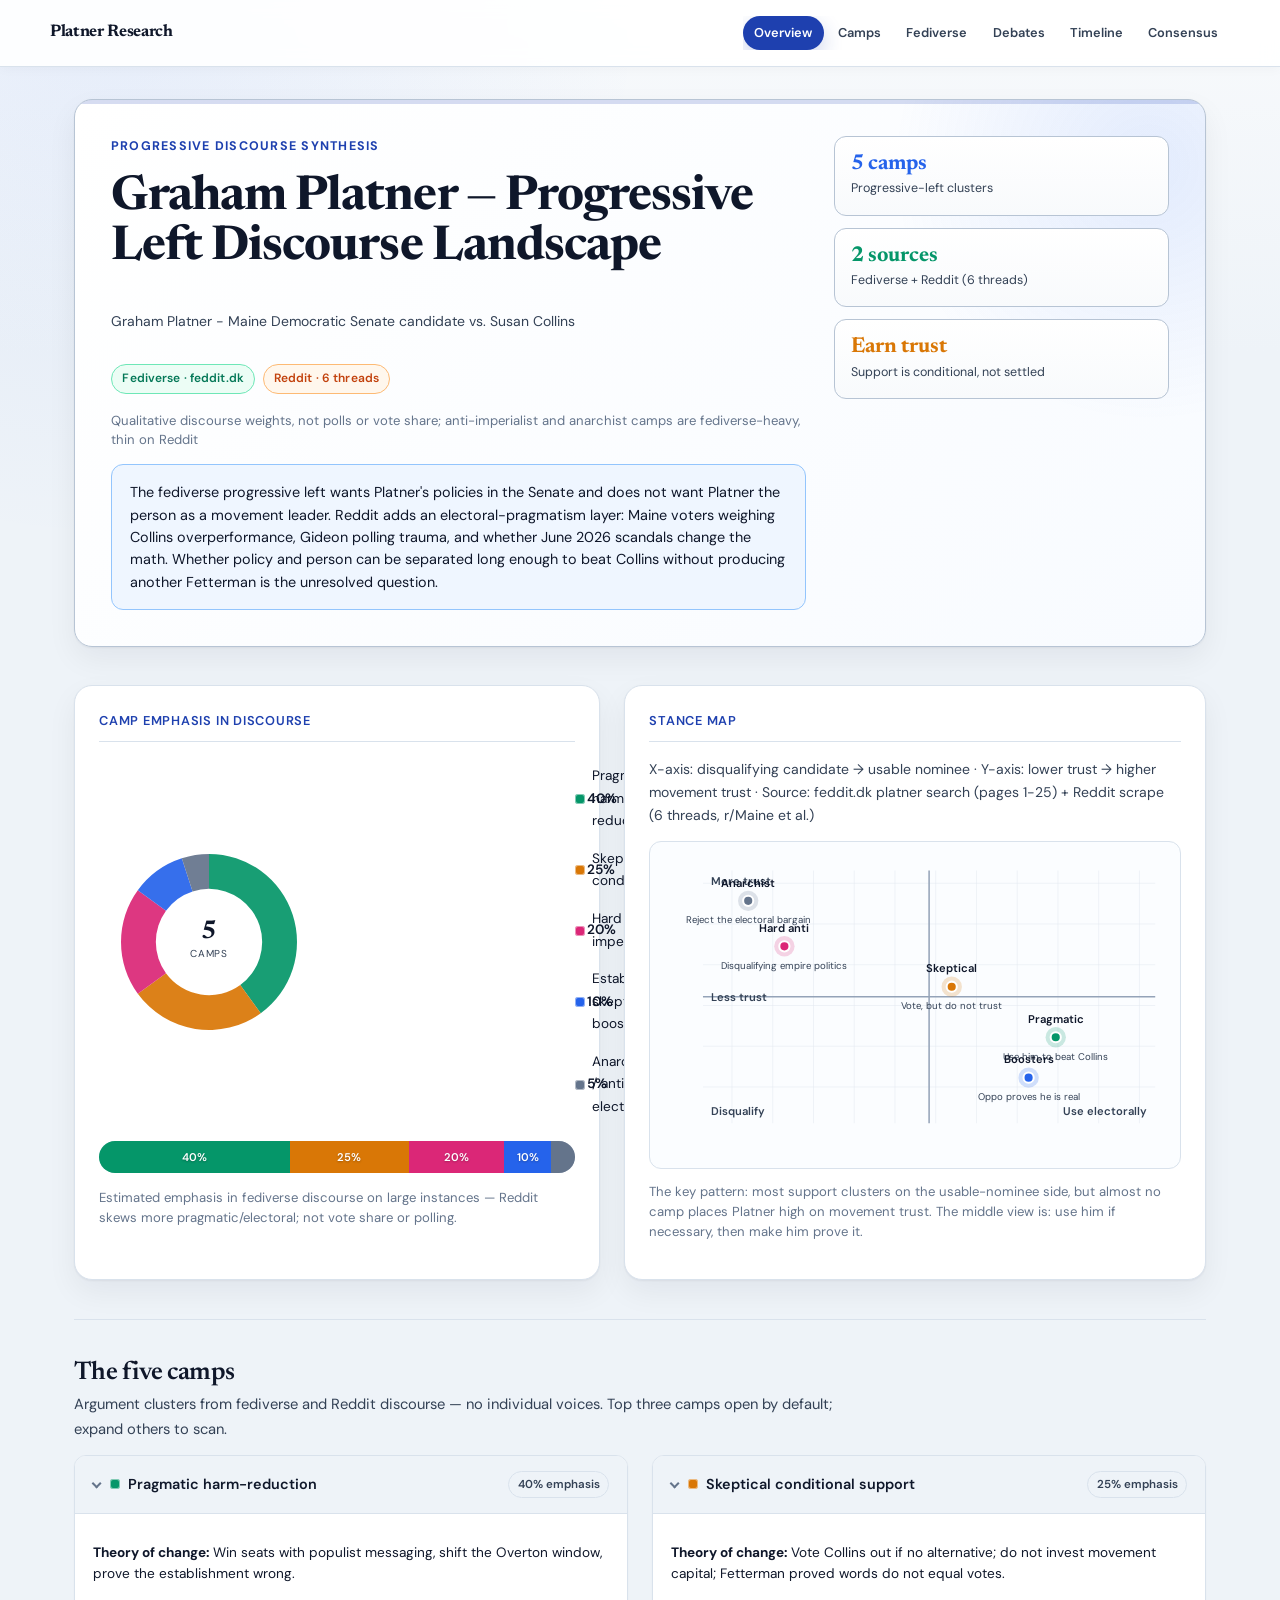
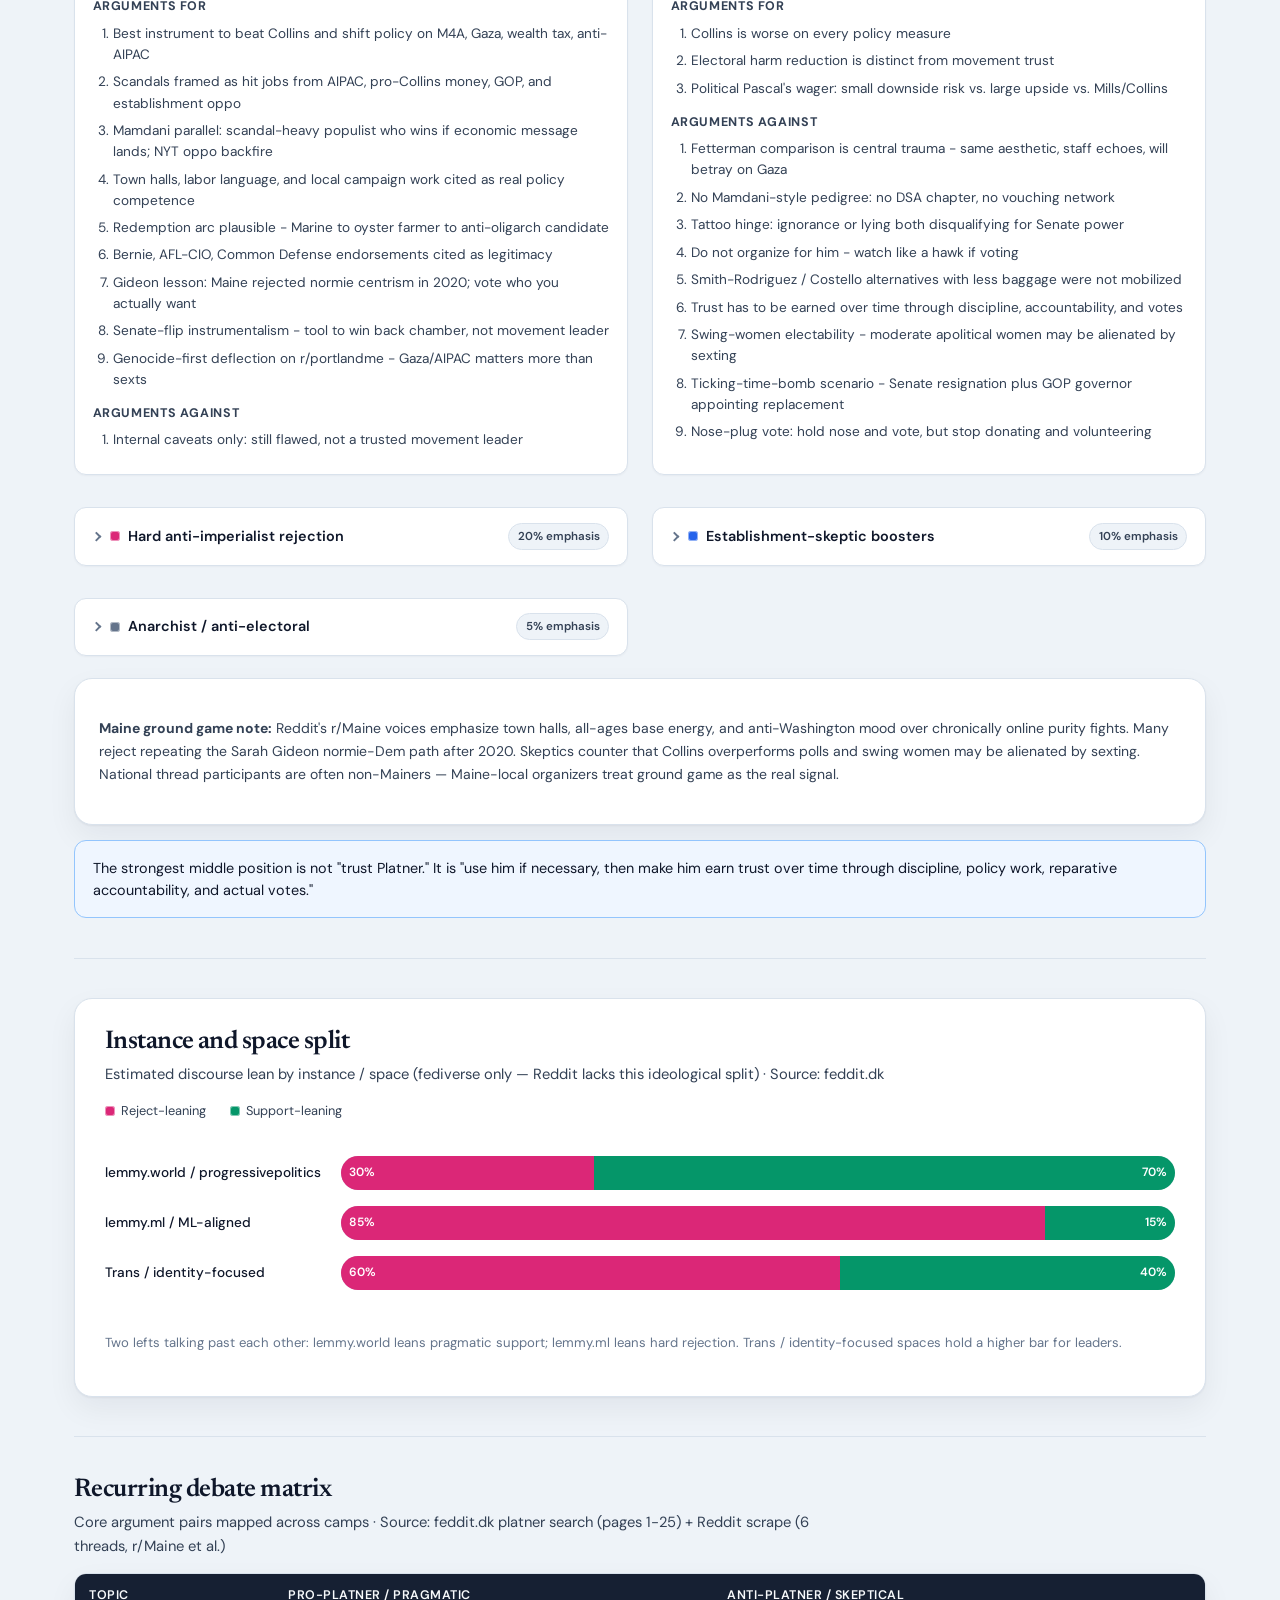
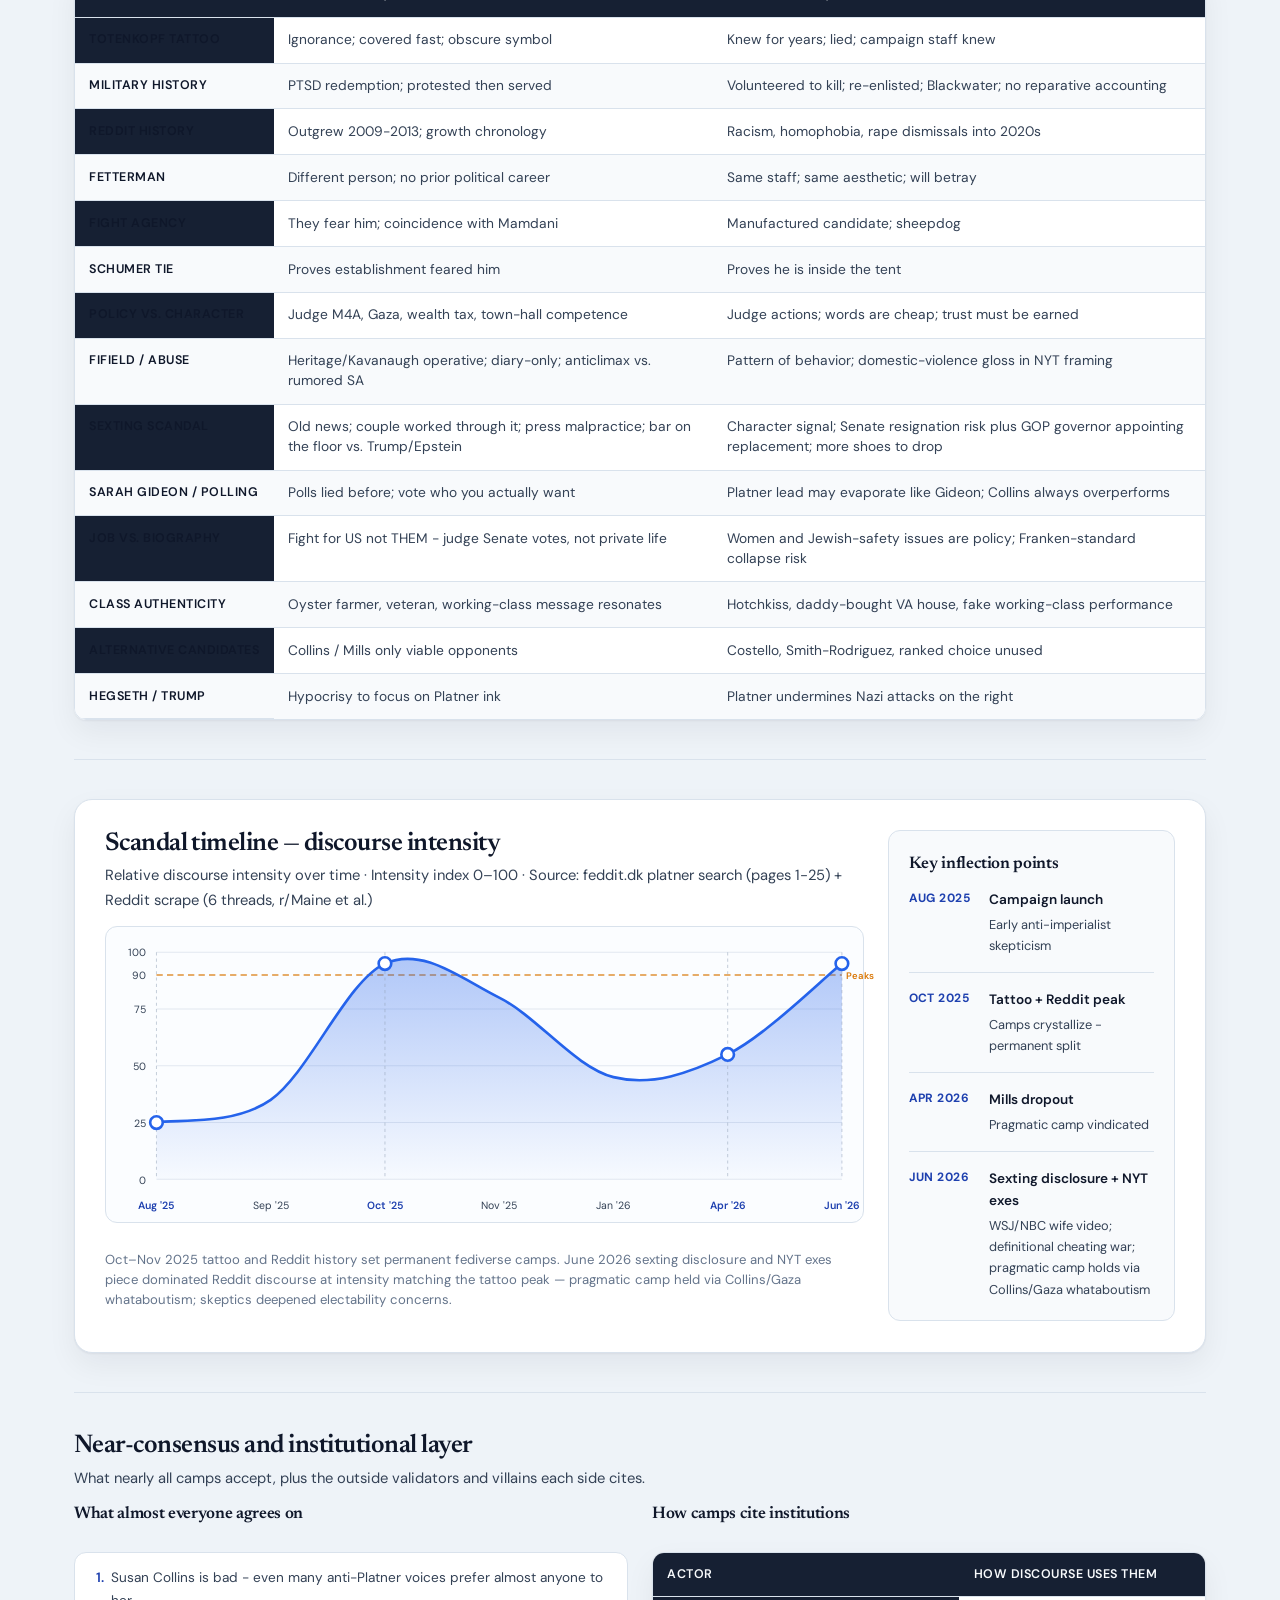
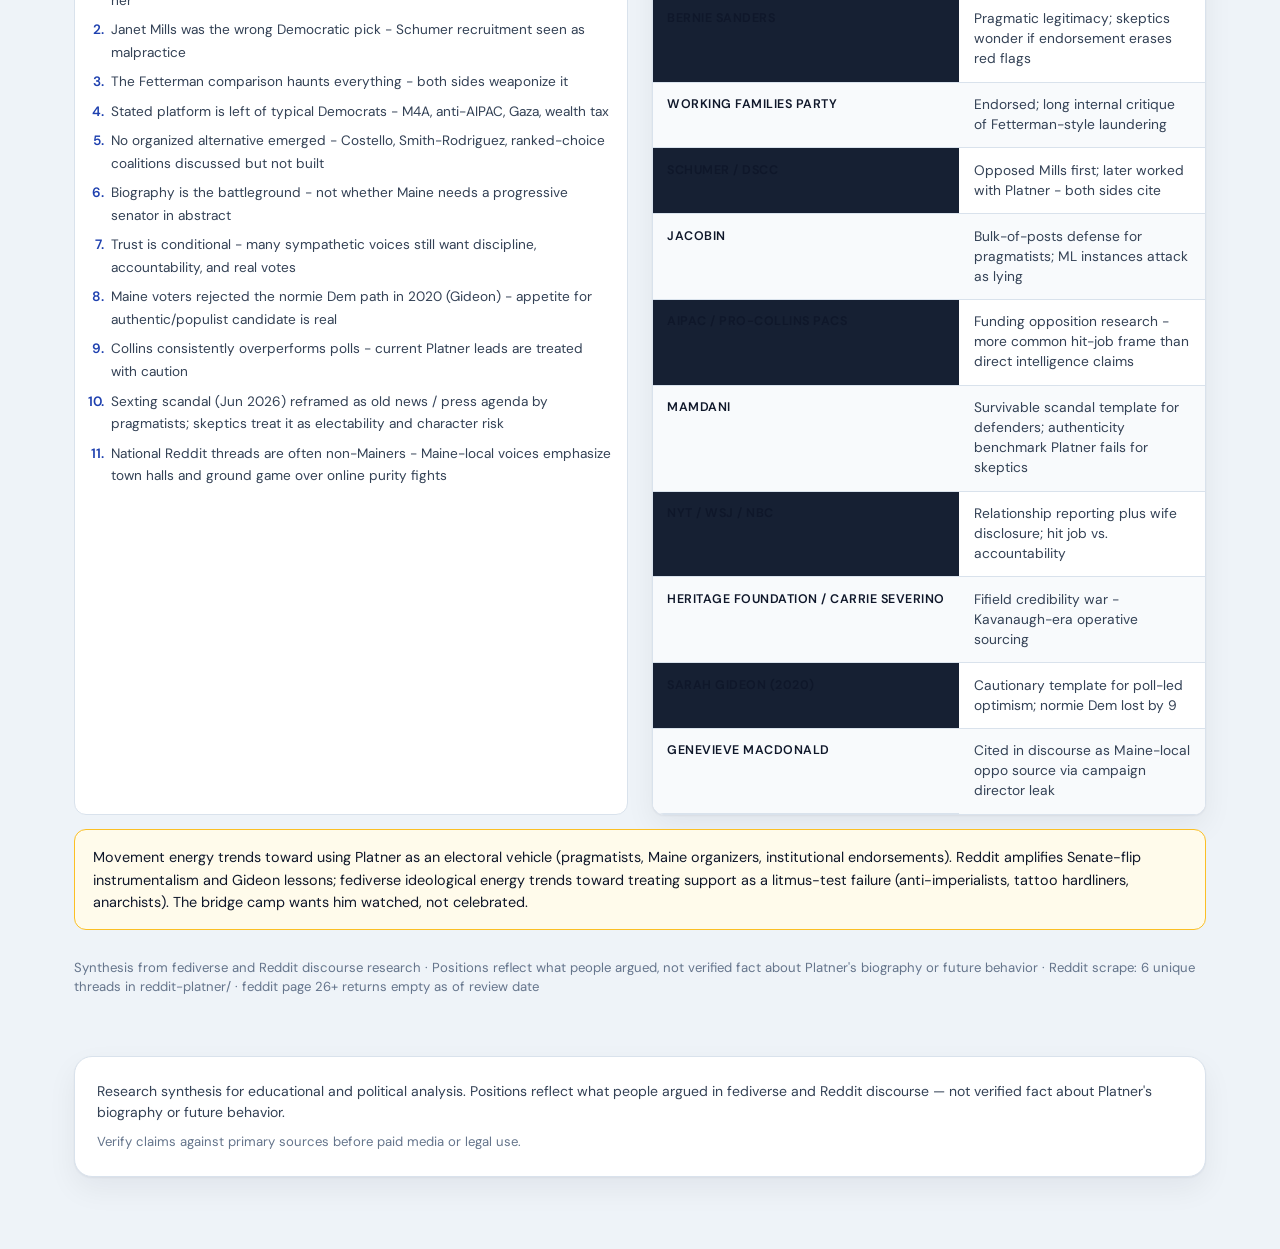
<file: index.html>
<!DOCTYPE html>
<html lang="en">
<head>
  <meta charset="UTF-8" />
  <meta name="viewport" content="width=device-width, initial-scale=1.0" />
  <meta name="description" content="Interactive discourse landscape of progressive-left camps, debate axes, and scandal timeline for Graham Platner's Maine Senate race — fediverse and Reddit synthesis." />
  <title>Progressive Left Discourse Landscape — Graham Platner</title>
  <link rel="icon" href="data:image/svg+xml,%3Csvg xmlns='http://www.w3.org/2000/svg' viewBox='0 0 64 64'%3E%3Crect width='64' height='64' rx='16' fill='%231e40af'/%3E%3Ctext x='32' y='40' text-anchor='middle' font-family='Arial,sans-serif' font-size='30' font-weight='700' fill='white'%3EP%3C/text%3E%3C/svg%3E" />
  <link rel="preconnect" href="https://fonts.googleapis.com" />
  <link rel="preconnect" href="https://fonts.gstatic.com" crossorigin />
  <link rel="stylesheet" href="/assets/css/site.css" />
</head>
<body>
  <a class="skip-link" href="#overview">Skip to content</a>
  <header class="site-header">
    <nav class="site-nav" aria-label="Site">
      <a class="brand" href="/">Platner Research</a>
      <div id="section-nav" class="section-nav" role="navigation" aria-label="Page sections"></div>
    </nav>
  </header>
  <main id="app"></main>
  <script type="module">
    import { renderLandscape } from "/js/render.js";
    renderLandscape(document.getElementById("app"));
  </script>
</body>
</html>
</file>
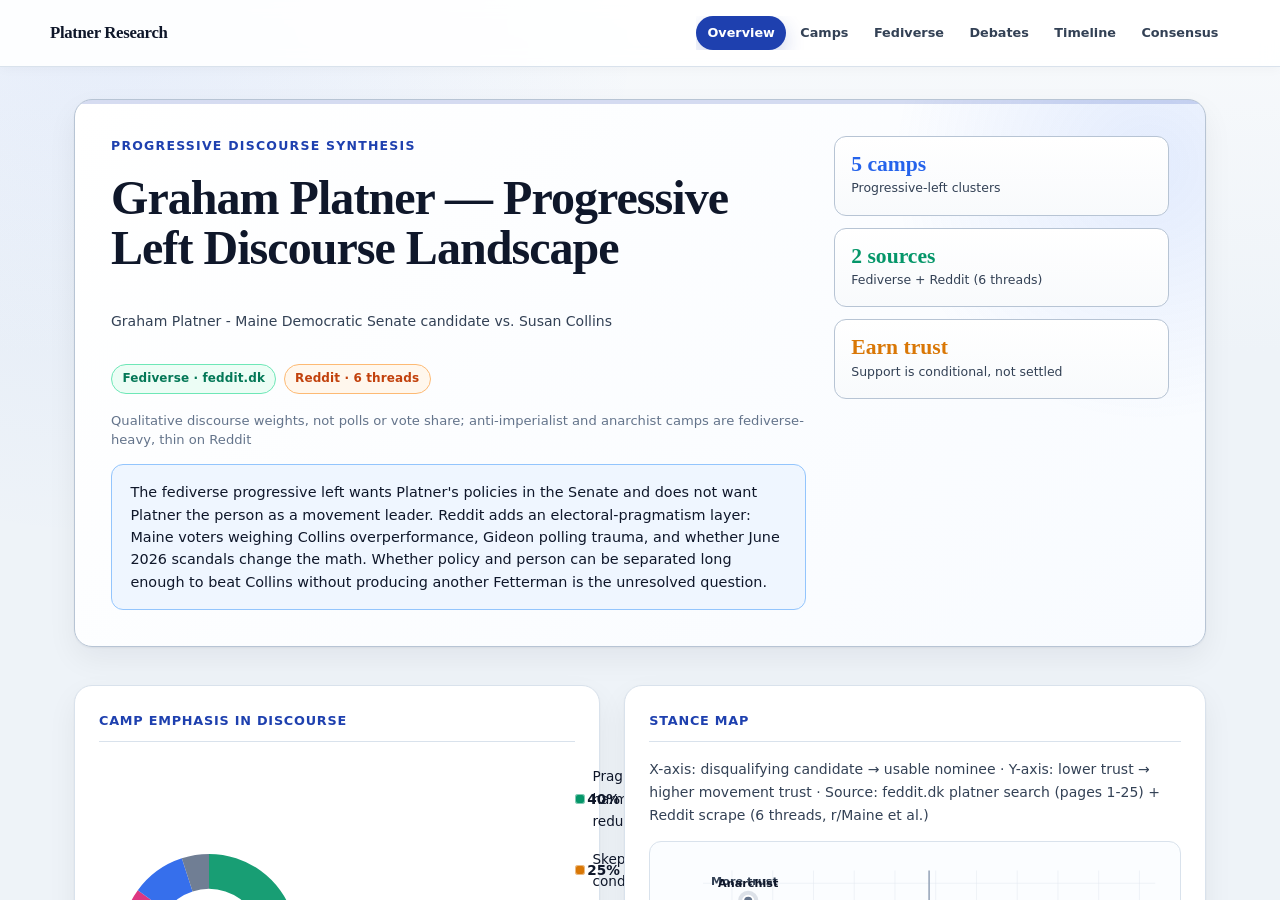
<file: landscape.html>
<!DOCTYPE html>
<html lang="en">
<head>
  <meta charset="UTF-8" />
  <meta http-equiv="refresh" content="0; url=/" />
  <title>Redirecting…</title>
  <link rel="canonical" href="/" />
</head>
<body>
  <p><a href="/">Continue to Platner Research</a></p>
</body>
</html>
</file>
<file: assets/css/site.css>
@import url("https://fonts.googleapis.com/css2?family=DM+Sans:ital,opsz,wght@0,9..40,400;0,9..40,500;0,9..40,600;0,9..40,700&family=Newsreader:ital,opsz,wght@0,6..72,400;0,6..72,600;0,6..72,700&display=swap");

:root {
  --bg: #eef3f8;
  --surface: #ffffff;
  --text: #0f172a;
  --text-secondary: #334155;
  --text-tertiary: #64748b;
  --border: #d9e2ec;
  --border-strong: #b7c4d4;
  --accent: #1e40af;
  --accent-muted: #dbeafe;
  --warning-bg: #fffbeb;
  --warning-border: #fbbf24;
  --info-bg: #eff6ff;
  --info-border: #93c5fd;
  --green: #059669;
  --yellow: #d97706;
  --pink: #db2777;
  --blue: #2563eb;
  --gray: #64748b;
  --max-width: 1180px;
  --radius: 12px;
  --radius-lg: 18px;
  --font: "DM Sans", system-ui, -apple-system, sans-serif;
  --font-display: "Newsreader", Georgia, serif;
  --shadow: 0 1px 2px rgba(15, 23, 42, 0.05), 0 12px 30px rgba(15, 23, 42, 0.06);
  --shadow-lg: 0 18px 45px rgba(15, 23, 42, 0.14);
}

*,
*::before,
*::after {
  box-sizing: border-box;
}

html {
  scroll-behavior: smooth;
}

@media (prefers-reduced-motion: reduce) {
  html {
    scroll-behavior: auto;
  }

  *,
  *::before,
  *::after {
    animation-duration: 0.01ms !important;
    transition-duration: 0.01ms !important;
  }
}

body {
  margin: 0;
  font-family: var(--font);
  font-size: 16px;
  line-height: 1.65;
  color: var(--text);
  background:
    radial-gradient(circle at 8% 0%, rgba(37, 99, 235, 0.08), transparent 34rem),
    linear-gradient(180deg, #f8fafc 0%, var(--bg) 22rem);
  -webkit-font-smoothing: antialiased;
}

.sr-only {
  position: absolute;
  width: 1px;
  height: 1px;
  padding: 0;
  margin: -1px;
  overflow: hidden;
  clip: rect(0, 0, 0, 0);
  white-space: nowrap;
  border: 0;
}

.skip-link {
  position: absolute;
  top: -100%;
  left: 1rem;
  z-index: 200;
  padding: 0.5rem 0.85rem;
  background: var(--text);
  color: #fff;
  border-radius: var(--radius);
  font-size: 0.85rem;
  font-weight: 600;
}

.skip-link:focus {
  top: 0.75rem;
  outline: 2px solid var(--accent);
  outline-offset: 2px;
}

:focus-visible {
  outline: 2px solid var(--accent);
  outline-offset: 2px;
}

section[id] {
  scroll-margin-top: 5.5rem;
}

a {
  color: var(--accent);
  text-decoration: none;
}

a:hover {
  text-decoration: underline;
}

.site-header {
  background: var(--surface);
  border-bottom: 1px solid var(--border);
  padding: 0.8rem 1.5rem;
  position: sticky;
  top: 0;
  z-index: 100;
  backdrop-filter: blur(8px);
  background: rgba(255, 255, 255, 0.9);
  box-shadow: 0 1px 12px rgba(15, 23, 42, 0.04);
}

.site-nav {
  max-width: var(--max-width);
  margin: 0 auto;
  display: flex;
  align-items: center;
  gap: 1rem;
  min-height: 2.5rem;
}

.section-nav {
  display: flex;
  align-items: center;
  gap: 0.15rem;
  margin-left: auto;
  overflow-x: auto;
  -webkit-overflow-scrolling: touch;
  scrollbar-width: none;
  max-width: min(100%, 52rem);
}

.section-nav::-webkit-scrollbar {
  display: none;
}

.section-nav a {
  flex-shrink: 0;
  padding: 0.42rem 0.72rem;
  font-size: 0.8rem;
  font-weight: 600;
  color: var(--text-secondary);
  border-radius: 999px;
  text-decoration: none;
  white-space: nowrap;
  transition: background 0.12s ease, color 0.12s ease, box-shadow 0.12s ease;
}

.section-nav a:hover {
  background: var(--bg);
  color: var(--text);
  text-decoration: none;
}

.section-nav a:focus-visible {
  background: var(--accent-muted);
  color: var(--accent);
}

.section-nav a.is-active,
.section-nav a[aria-current="page"] {
  background: var(--accent);
  color: #fff;
  box-shadow: 0 8px 20px rgba(30, 64, 175, 0.22);
}

.site-header .brand {
  color: var(--text);
  font-family: var(--font-display);
  font-weight: 700;
  font-size: 1.05rem;
  letter-spacing: -0.02em;
}

main {
  max-width: var(--max-width);
  margin: 0 auto;
  padding: 2rem 1.5rem 4.5rem;
}

.stack {
  display: flex;
  flex-direction: column;
  gap: 2.35rem;
}

.stack-sm {
  display: flex;
  flex-direction: column;
  gap: 0.9rem;
}

.grid-2 {
  display: grid;
  grid-template-columns: 1fr 1fr;
  gap: 1.5rem;
}

.grid-hero {
  display: grid;
  grid-template-columns: 1.35fr 0.65fr;
  gap: 1.75rem;
  align-items: start;
}

.grid-split {
  display: grid;
  grid-template-columns: 0.95fr 1.05fr;
  gap: 1.5rem;
}

.grid-timeline {
  display: grid;
  grid-template-columns: 1.45fr 0.55fr;
  gap: 1.5rem;
  align-items: start;
}

@media (max-width: 860px) {
  .grid-2,
  .grid-hero,
  .grid-split,
  .grid-timeline {
    grid-template-columns: 1fr;
  }

  .donut-layout {
    flex-direction: column;
    align-items: center;
  }

  .site-nav {
    flex-wrap: wrap;
    align-items: flex-start;
    padding-bottom: 0.25rem;
  }

  .section-nav {
    order: 3;
    width: 100%;
    margin-left: 0;
    padding-bottom: 0.15rem;
  }

  main {
    padding: 1.25rem 1rem 3rem;
  }
}

h1, h2, h3 {
  font-family: var(--font-display);
  letter-spacing: -0.02em;
}

h1 {
  font-size: clamp(2rem, 4vw, 3rem);
  font-weight: 700;
  margin: 0 0 0.5rem;
  line-height: 1.05;
}

h2 {
  font-size: clamp(1.45rem, 2vw, 1.85rem);
  font-weight: 600;
  margin: 0 0 0.25rem;
  line-height: 1.15;
}

h3 {
  font-size: 1.05rem;
  font-weight: 600;
  margin: 0 0 0.65rem;
}

.eyebrow {
  margin: 0 0 0.15rem;
  color: var(--accent);
  font-size: 0.78rem;
  font-weight: 700;
  letter-spacing: 0.1em;
  text-transform: uppercase;
}

.section-heading {
  max-width: 780px;
}

.section-caption {
  font-size: 0.92rem;
  color: var(--text-secondary);
  margin: 0;
}

.muted {
  color: var(--text-secondary);
  font-size: 0.875rem;
}

.tertiary {
  color: var(--text-tertiary);
  font-size: 0.82rem;
  line-height: 1.5;
}

.card {
  background: var(--surface);
  border: 1px solid var(--border);
  border-radius: var(--radius-lg);
  padding: 1.5rem;
  box-shadow: var(--shadow);
}

.card-lg {
  padding: clamp(1.5rem, 3vw, 2.25rem);
}

.card-chart {
  padding: clamp(1.35rem, 2.5vw, 1.85rem);
}

.card-header {
  font-family: var(--font);
  font-weight: 600;
  font-size: 0.8rem;
  text-transform: uppercase;
  letter-spacing: 0.06em;
  color: var(--accent);
  margin-bottom: 1rem;
  padding-bottom: 0.65rem;
  border-bottom: 1px solid var(--border);
}

.hero {
  position: relative;
  overflow: hidden;
  background:
    radial-gradient(circle at 95% 12%, rgba(37, 99, 235, 0.11), transparent 16rem),
    linear-gradient(135deg, #ffffff 0%, #f8fbff 100%);
  border-color: var(--border-strong);
}

.hero::before {
  content: "";
  position: absolute;
  inset: 0;
  pointer-events: none;
  border-top: 4px solid rgba(30, 64, 175, 0.18);
}

.hero > * {
  position: relative;
}

.source-badges {
  display: flex;
  flex-wrap: wrap;
  gap: 0.45rem;
  margin: 0.15rem 0;
}

.badge {
  display: inline-flex;
  align-items: center;
  padding: 0.25rem 0.65rem;
  border-radius: 999px;
  font-size: 0.75rem;
  font-weight: 600;
  letter-spacing: 0.01em;
  border: 1px solid;
}

.badge-fediverse {
  background: #ecfdf5;
  border-color: #6ee7b7;
  color: #047857;
}

.badge-reddit {
  background: #fff7ed;
  border-color: #fdba74;
  color: #c2410c;
}

.hero-note {
  margin: 0;
}

.callout {
  border-radius: var(--radius);
  padding: 1rem 1.15rem;
  font-size: 0.9rem;
  border: 1px solid;
  line-height: 1.55;
}

.callout p {
  margin: 0;
}

.callout-info {
  background: var(--info-bg);
  border-color: var(--info-border);
}

.callout-warning {
  background: var(--warning-bg);
  border-color: var(--warning-border);
}

.stat-grid {
  display: grid;
  grid-template-columns: 1fr;
  gap: 0.75rem;
}

@media (min-width: 520px) and (max-width: 860px) {
  .stat-grid {
    grid-template-columns: repeat(3, 1fr);
  }
}

.stat {
  border: 1px solid var(--border-strong);
  border-radius: var(--radius);
  padding: 1rem;
  background: linear-gradient(180deg, #fff 0%, #f8fafc 100%);
  transition: transform 0.15s ease, box-shadow 0.15s ease;
}

.stat:hover {
  transform: translateY(-1px);
  box-shadow: var(--shadow);
}

.stat-value {
  font-family: var(--font-display);
  font-weight: 700;
  font-size: 1.35rem;
  line-height: 1.1;
}

.stat-label {
  font-size: 0.78rem;
  color: var(--text-secondary);
  margin-top: 0.1rem;
}

.stat-info .stat-value { color: var(--blue); }
.stat-success .stat-value { color: var(--green); }
.stat-warning .stat-value { color: var(--yellow); }

.divider {
  border: none;
  border-top: 1px solid var(--border);
  margin: 0.1rem 0;
}

.swatch {
  display: inline-block;
  width: 10px;
  height: 10px;
  border-radius: 3px;
  flex-shrink: 0;
  box-shadow: inset 0 0 0 1px rgba(255, 255, 255, 0.5);
}

/* ── Charts ── */

.chart-wrap {
  position: relative;
  width: 100%;
}

.chart-wrap svg {
  display: block;
  width: 100%;
  height: auto;
  overflow: visible;
}

.chart-tooltip {
  position: absolute;
  pointer-events: none;
  transform: translate(-50%, -100%);
  background: var(--text);
  color: #fff;
  font-size: 0.75rem;
  line-height: 1.45;
  padding: 0.45rem 0.65rem;
  border-radius: 6px;
  white-space: nowrap;
  z-index: 10;
  box-shadow: var(--shadow-lg);
  max-width: min(18rem, calc(100vw - 2rem));
  white-space: normal;
}

.chart-tooltip .tooltip-sub {
  color: #cbd5e1;
  font-size: 0.7rem;
}

.chart-tooltip strong {
  font-weight: 600;
}

/* Donut */
.donut-layout {
  display: flex;
  align-items: center;
  gap: 1.75rem;
  margin-bottom: 1rem;
}

.chart-donut svg {
  max-width: 220px;
  flex-shrink: 0;
}

.donut-center-label {
  font-family: var(--font-display);
  font-size: 28px;
  font-weight: 700;
  fill: var(--text);
}

.donut-center-sub {
  font-family: var(--font);
  font-size: 11px;
  fill: var(--text-secondary);
  text-transform: uppercase;
  letter-spacing: 0.08em;
}

.donut-legend {
  flex: 1;
  min-width: 0;
}

.donut-seg {
  transition: opacity 0.15s ease;
  cursor: default;
}

.donut-seg:hover {
  opacity: 1 !important;
}

.legend-row {
  display: flex;
  justify-content: space-between;
  align-items: center;
  font-size: 0.85rem;
  gap: 0.75rem;
  padding: 0.45rem 0;
  border-bottom: 1px solid var(--border);
}

.legend-row:last-child {
  border-bottom: none;
}

.legend-left {
  display: flex;
  align-items: center;
  gap: 0.45rem;
  min-width: 0;
}

.legend-value {
  font-weight: 600;
  font-variant-numeric: tabular-nums;
  color: var(--text);
}

/* Stacked bar */
.chart-stacked-bar {
  margin: 0.9rem 0;
}

.stacked-bar-track {
  display: flex;
  height: 32px;
  border-radius: 999px;
  overflow: hidden;
  background: var(--border);
}

.stacked-bar-seg {
  display: flex;
  align-items: center;
  justify-content: center;
  font-size: 0.7rem;
  font-weight: 600;
  color: #fff;
  text-shadow: 0 1px 2px rgba(0, 0, 0, 0.25);
  transition: filter 0.15s ease;
}

.stacked-bar-seg:hover {
  filter: brightness(1.08);
}

/* Diverging bars */
.chart-diverging {
  display: flex;
  flex-direction: column;
  gap: 1rem;
  margin: 1rem 0;
}

.diverging-legend {
  display: flex;
  flex-wrap: wrap;
  gap: 1.5rem;
  font-size: 0.8rem;
  color: var(--text-secondary);
  margin-bottom: 0.25rem;
}

.diverging-legend span {
  display: flex;
  align-items: center;
  gap: 0.4rem;
}

.diverging-row {
  display: grid;
  grid-template-columns: minmax(180px, 220px) 1fr;
  gap: 1rem;
  align-items: center;
}

@media (max-width: 560px) {
  .diverging-row {
    grid-template-columns: 1fr;
    gap: 0.35rem;
  }
}

.diverging-label {
  font-size: 0.85rem;
  font-weight: 500;
  color: var(--text);
}

.diverging-bar {
  display: flex;
  height: 34px;
  border-radius: 999px;
  overflow: hidden;
  background: var(--border);
  box-shadow: inset 0 0 0 1px rgba(15, 23, 42, 0.08);
}

.diverging-reject,
.diverging-support {
  display: flex;
  align-items: center;
  transition: filter 0.15s ease;
}

.diverging-reject {
  background: var(--pink);
  justify-content: flex-start;
  padding-left: 0.5rem;
}

.diverging-support {
  background: var(--green);
  justify-content: flex-end;
  padding-right: 0.5rem;
}

.diverging-reject span,
.diverging-support span {
  font-size: 0.75rem;
  font-weight: 600;
  color: #fff;
  font-variant-numeric: tabular-nums;
}

.diverging-reject:hover,
.diverging-support:hover {
  filter: brightness(1.06);
}

/* Scatter plot */
.chart-scatter svg {
  border: 1px solid var(--border);
  border-radius: var(--radius);
  background: #fbfdff;
}

.scatter-axis-label {
  font-family: var(--font);
  font-size: 11px;
  fill: var(--text-secondary);
  font-weight: 600;
}

.scatter-label {
  font-family: var(--font);
  font-size: 11px;
  font-weight: 600;
  fill: var(--text);
}

.scatter-note {
  font-family: var(--font);
  font-size: 9.5px;
  fill: var(--text-secondary);
}

.scatter-point {
  cursor: default;
}

.scatter-point:hover circle:last-child {
  r: 7;
}

/* Timeline */
.chart-timeline svg {
  border: 1px solid var(--border);
  border-radius: var(--radius);
  background: #fbfdff;
}

.timeline-y-label {
  font-family: var(--font);
  font-size: 10px;
  fill: var(--text-secondary);
  font-variant-numeric: tabular-nums;
}

.timeline-x-label {
  font-family: var(--font);
  font-size: 10px;
  fill: var(--text-secondary);
}

.timeline-x-event {
  font-weight: 600;
  fill: var(--accent);
}

.timeline-peak-label {
  font-family: var(--font);
  font-size: 9px;
  fill: var(--yellow);
  font-weight: 600;
}

.timeline-dot {
  cursor: pointer;
  transition: r 0.15s ease;
}

.timeline-dot:hover {
  r: 8;
}

.timeline-sidebar {
  background: #f8fafc;
  border-radius: var(--radius);
  padding: 1.25rem;
  border: 1px solid var(--border);
}

.timeline-events {
  list-style: none;
  padding: 0;
  margin: 0;
}

.timeline-events li {
  display: flex;
  gap: 0.75rem;
  margin-bottom: 1rem;
  font-size: 0.85rem;
  padding-bottom: 1rem;
  border-bottom: 1px solid var(--border);
}

.timeline-events li:last-child {
  margin-bottom: 0;
  padding-bottom: 0;
  border-bottom: none;
}

.timeline-month {
  font-weight: 700;
  font-size: 0.75rem;
  text-transform: uppercase;
  letter-spacing: 0.04em;
  color: var(--accent);
  min-width: 68px;
  flex-shrink: 0;
}

.timeline-event-label {
  font-weight: 600;
  margin-bottom: 0.15rem;
}

.timeline-note {
  color: var(--text-secondary);
  font-size: 0.8rem;
}

/* Camps */
.camp-details {
  border: 1px solid var(--border);
  border-radius: var(--radius);
  background: var(--surface);
  margin-bottom: 0.5rem;
  box-shadow: 0 1px 2px rgba(15, 23, 42, 0.04);
  overflow: hidden;
}

.camp-details summary {
  padding: 0.9rem 1.1rem;
  cursor: pointer;
  font-weight: 600;
  font-size: 0.9rem;
  display: flex;
  align-items: center;
  gap: 0.5rem;
  list-style: none;
  transition: background 0.12s ease;
}

.camp-details summary:hover {
  background: var(--bg);
}

.camp-details summary::-webkit-details-marker {
  display: none;
}

.camp-details summary::before {
  content: "";
  width: 0.45rem;
  height: 0.45rem;
  border-right: 2px solid var(--text-tertiary);
  border-bottom: 2px solid var(--text-tertiary);
  transform: rotate(-45deg);
  flex-shrink: 0;
  margin-right: 0.15rem;
  transition: transform 0.15s ease;
}

.camp-details[open] summary::before {
  transform: rotate(45deg);
  margin-top: -0.15rem;
}

.camp-details summary::after {
  content: attr(data-emphasis);
  margin-left: auto;
  font-size: 0.72rem;
  font-weight: 600;
  color: var(--text-secondary);
  background: var(--bg);
  border: 1px solid var(--border);
  border-radius: 999px;
  padding: 0.2rem 0.55rem;
  font-variant-numeric: tabular-nums;
  white-space: nowrap;
}

.camp-details[open] summary {
  border-bottom: 1px solid var(--border);
  background: var(--bg);
}

.camp-body {
  padding: 0.9rem 1.1rem 1.1rem;
  font-size: 0.85rem;
  line-height: 1.55;
}

.camp-body h4 {
  font-size: 0.78rem;
  text-transform: uppercase;
  letter-spacing: 0.05em;
  color: var(--text-secondary);
  margin: 0.85rem 0 0.4rem;
}

.camp-body h4:first-child {
  margin-top: 0;
}

.camp-body ol {
  margin: 0;
  padding-left: 1.25rem;
}

.camp-body li {
  margin-bottom: 0.4rem;
  color: var(--text-secondary);
}

/* Tables */
.data-table {
  width: 100%;
  border-collapse: separate;
  border-spacing: 0;
  font-size: 0.86rem;
  border: 1px solid var(--border);
  border-radius: var(--radius);
  overflow: hidden;
  background: var(--surface);
}

.data-table th,
.data-table td {
  border-bottom: 1px solid var(--border);
  padding: 0.78rem 0.9rem;
  text-align: left;
  vertical-align: top;
  line-height: 1.45;
}

.data-table tr:last-child td {
  border-bottom: none;
}

.data-table th {
  background: #162033;
  color: #f8fafc;
  font-weight: 600;
  font-size: 0.78rem;
  text-transform: uppercase;
  letter-spacing: 0.04em;
}

.data-table tr:nth-child(even) td {
  background: #f8fafc;
}

.data-table tr:nth-child(even) th.topic-cell {
  background: #f8fafc;
}

.data-table tbody tr:hover td,
.data-table tbody tr:hover th {
  background: #eef6ff;
}

.data-table .topic-cell {
  font-weight: 600;
  color: var(--text);
  min-width: 9.5rem;
  white-space: nowrap;
}

.data-table td:not(.topic-cell) {
  color: var(--text-secondary);
  min-width: 14rem;
}

.table-wrap {
  overflow-x: auto;
  border-radius: var(--radius);
  -webkit-overflow-scrolling: touch;
  box-shadow: var(--shadow);
}

@media (max-width: 720px) {
  .data-table .topic-cell {
    position: sticky;
    left: 0;
    z-index: 1;
    background: var(--surface);
    box-shadow: 2px 0 4px rgba(15, 23, 42, 0.06);
  }

  .data-table tr:nth-child(even) .topic-cell {
    background: #f8fafc;
  }
}

.consensus-grid {
  align-items: stretch;
}

.consensus-col {
  display: flex;
  flex-direction: column;
  min-height: 0;
}

.consensus-col h3 {
  margin: 0 0 0.75rem;
  min-height: 2.1em;
  line-height: 1.3;
}

.consensus-panel {
  flex: 1;
  display: flex;
  flex-direction: column;
  border: 1px solid var(--border);
  border-radius: var(--radius);
  background: var(--surface);
  overflow: hidden;
}

.consensus-panel .consensus-list {
  flex: 1;
}

.consensus-panel.table-wrap {
  padding: 0;
}

.consensus-panel .data-table {
  border: none;
  border-radius: 0;
  height: 100%;
}

.consensus-list {
  margin: 0;
  padding: 0.9rem 1rem 0.9rem 2rem;
  font-size: 0.85rem;
  color: var(--text-secondary);
}

.consensus-list li {
  margin-bottom: 0.45rem;
  padding-left: 0.25rem;
}

.consensus-list li:last-child {
  margin-bottom: 0;
}

.consensus-list li::marker {
  color: var(--accent);
  font-weight: 600;
}

.site-footer {
  margin-top: 0.5rem;
  padding: 1.5rem 1.35rem;
  background: var(--surface);
  border: 1px solid var(--border);
  border-radius: var(--radius-lg);
  box-shadow: var(--shadow);
}

.site-footer-disclaimer {
  margin: 0 0 0.5rem;
  font-size: 0.875rem;
  color: var(--text-secondary);
  line-height: 1.55;
}

.site-footer .tertiary {
  margin: 0;
}

@media (max-width: 720px) {
  body {
    font-size: 15px;
  }

  .site-header {
    padding: 0.75rem 1rem;
  }

  .site-header .brand {
    font-size: 1rem;
  }

  .section-nav {
    gap: 0.25rem;
  }

  .section-nav a {
    padding: 0.38rem 0.62rem;
    font-size: 0.76rem;
  }

  .stack {
    gap: 1.75rem;
  }

  .card,
  .site-footer {
    padding: 1.15rem;
    border-radius: var(--radius);
  }

  .card-lg,
  .card-chart {
    padding: 1.2rem;
  }

  .source-badges {
    gap: 0.35rem;
  }

  .badge {
    font-size: 0.72rem;
  }

  .callout {
    padding: 0.9rem;
  }

  .data-table {
    font-size: 0.8rem;
  }

  .data-table th,
  .data-table td {
    padding: 0.7rem 0.75rem;
  }

  .timeline-sidebar {
    padding: 1rem;
  }

  .consensus-col h3 {
    min-height: 0;
  }
}

@media (max-width: 520px) {
  main {
    padding-inline: 0.75rem;
  }

  h1 {
    font-size: 1.85rem;
  }

  .donut-layout {
    gap: 1rem;
  }

  .donut-legend {
    width: 100%;
  }

  .legend-row {
    align-items: flex-start;
  }

  .camp-details summary {
    align-items: flex-start;
    flex-wrap: wrap;
  }

  .camp-details summary::after {
    margin-left: 1.35rem;
  }

  .timeline-events li {
    flex-direction: column;
    gap: 0.25rem;
  }

  .timeline-month {
    min-width: 0;
  }
}
</file>
